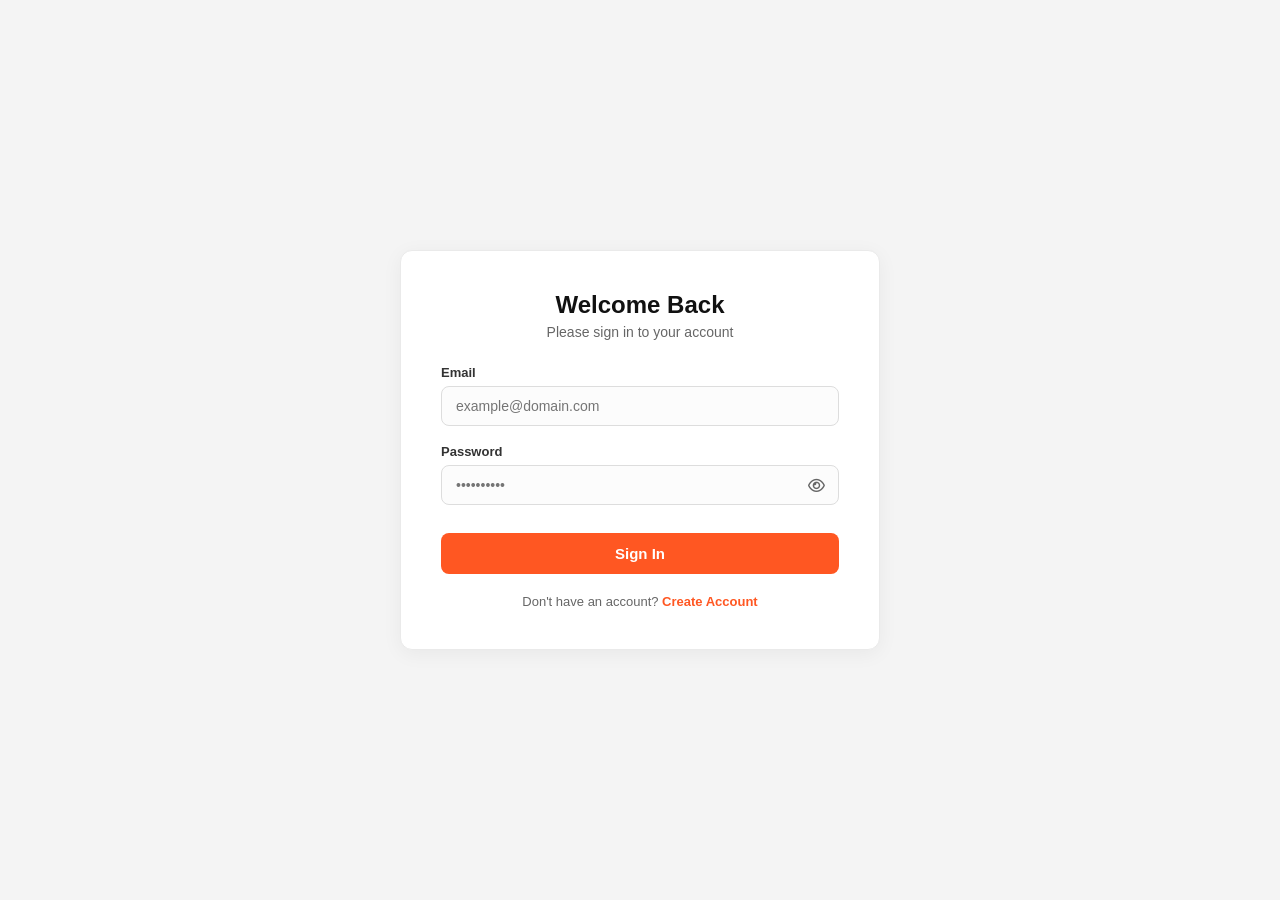
<file: proekti2/login.html>
<!DOCTYPE html>
<html lang="ka">
<head>
    <meta charset="UTF-8">
    <meta name="viewport" content="width=device-width, initial-scale=1.0">
    <title>Foodie - Sign In</title>
    <link rel="stylesheet" href="style.css">
   
    <link rel="stylesheet" href="https://cdnjs.cloudflare.com/ajax/libs/font-awesome/6.4.0/css/all.min.css">
</head>
<body class="auth-body">

    <div class="auth-card">
        <h2>Welcome Back</h2>
        <p class="auth-subtitle">Please sign in to your account</p>

        <form id="loginForm">
            <div class="form-group">
                <label for="email">Email</label>
                <input type="email" id="email" placeholder="example@domain.com" required>
            </div>

            <div class="form-group password-group">
                <label for="password">Password</label>
                <div class="password-input-wrapper">
                    <input type="password" id="password" placeholder="••••••••••" required>
                    <i class="fa-regular fa-eye toggle-password" id="togglePassword"></i>
                </div>
            </div>

            <button type="submit" class="auth-submit-btn">Sign In</button>
        </form>

        <p class="auth-footer-text">Don't have an account? <a href="register.html">Create Account</a></p>
    </div>

    <script src="script.js"></script>
</body>
</html>
</file>
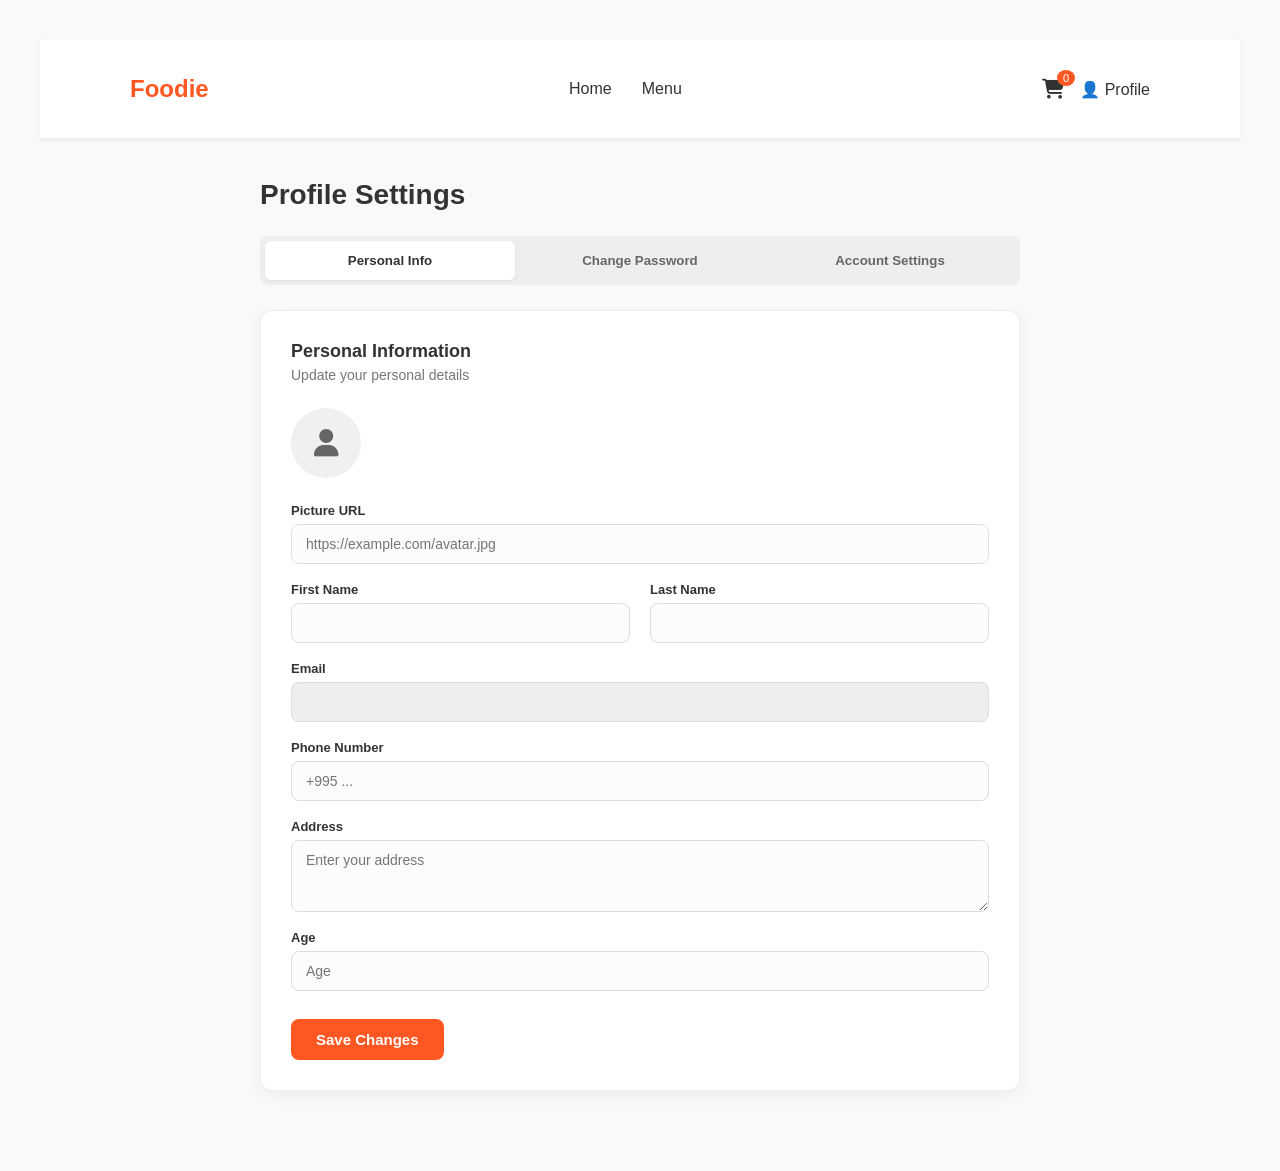
<file: proekti2/profile.html>
<!DOCTYPE html>
<html lang="en">
<head>
    <meta charset="UTF-8">
    <meta name="viewport" content="width=device-width, initial-scale=1.0">
    <title>Foodie - Profile Settings</title>
    <link rel="stylesheet" href="https://cdnjs.cloudflare.com/ajax/libs/font-awesome/6.4.0/css/all.min.css">
    <link rel="stylesheet" href="style.css">
</head>
<body>

   <header class="header">
    <div class="nav-container">
        <a href="index.html" class="logo">Foodie</a>
        <nav class="nav-links">
            <a href="index.html">Home</a>
            <a href="menu.html">Menu</a>
        </nav>
        <div class="nav-right">
            <a href="cart.html" class="cart-icon" id="cartBtn">
                <i class="fa-solid fa-cart-shopping"></i>
                <span class="cart-count">0</span>
            </a>
            <a href="profile.html" class="login-btn active">👤 Profile</a>
        </div>
    </div>
</header>

   
    <div class="profile-container">
        <h1 class="profile-title">Profile Settings</h1>

        <div class="profile-tabs">
            <button class="tab-btn active" onclick="switchTab(event, 'personalInfo')">Personal Info</button>
            <button class="tab-btn" onclick="switchTab(event, 'changePassword')">Change Password</button>
            <button class="tab-btn" onclick="switchTab(event, 'accountSettings')">Account Settings</button>
        </div>

    
        <div id="personalInfo" class="profile-card tab-content active">
            <div class="card-header">
                <h3>Personal Information</h3>
                <p>Update your personal details</p>
            </div>
            <div class="avatar-box">
                <i class="fa-solid fa-user"></i>
            </div>
            <form id="profileUpdateForm">
                <div class="form-group">
                    <label>Picture URL</label>
                    <input type="text" id="profilePic" placeholder="https://example.com/avatar.jpg">
                </div>
                <div class="form-row">
                    <div class="form-group">
                        <label>First Name</label>
                        <input type="text" id="firstName" required>
                    </div>
                    <div class="form-group">
                        <label>Last Name</label>
                        <input type="text" id="lastName" required>
                    </div>
                </div>
                <div class="form-group">
                    <label>Email</label>
                    <input type="email" id="email" disabled style="background: #eee; cursor: not-allowed;">
                </div>
                <div class="form-group">
                    <label>Phone Number</label>
                    <input type="text" id="phone" placeholder="+995 ...">
                </div>
                <div class="form-group">
                    <label>Address</label>
                    <textarea id="address" rows="3" placeholder="Enter your address"></textarea>
                </div>
                <div class="form-group">
                    <label>Age</label>
                    <input type="number" id="age" placeholder="Age">
                </div>
                <button type="submit" class="save-btn">Save Changes</button>
            </form>
        </div>

        <div id="changePassword" class="profile-card tab-content">
            <div class="card-header">
                <h3>Change Password</h3>
                <p>Ensure your account is using a secure password</p>
            </div>
            <form id="passwordChangeForm">
                <div class="form-group">
                    <label>Current Password</label>
                    <input type="password" id="currentPassword" required>
                </div>
                <div class="form-group">
                    <label>New Password</label>
                    <input type="password" id="newPassword" required>
                </div>
                <div class="form-group">
                    <label>Confirm New Password</label>
                    <input type="password" id="confirmPassword" required>
                </div>
                <button type="submit" class="save-btn">Update Password</button>
            </form>
        </div>

        
        <div id="accountSettings" class="profile-card tab-content">
            <div class="card-header">
                <h3>Account Settings</h3>
                <p>Manage your account actions</p>
            </div>
            <p style="margin-bottom: 15px; color: #555;">If you want to log out from all devices or terminate your session:</p>
            <button id="profileLogoutBtn" style="background: #e53935; color: white; border: none; padding: 10px 20px; border-radius: 6px; cursor: pointer; font-weight: 600;">Log Out</button>
        </div>
    </div>

    <script>
      
        function switchTab(evt, tabName) {
            const contents = document.querySelectorAll(".tab-content");
            contents.forEach(c => c.classList.remove("active"));

            const buttons = document.querySelectorAll(".tab-btn");
            buttons.forEach(b => b.classList.remove("active"));

            document.getElementById(tabName).classList.add("active");
            evt.currentTarget.classList.add("active");
        }
    </script>
    <script src="script.js"></script>
</body>
</html>
</file>
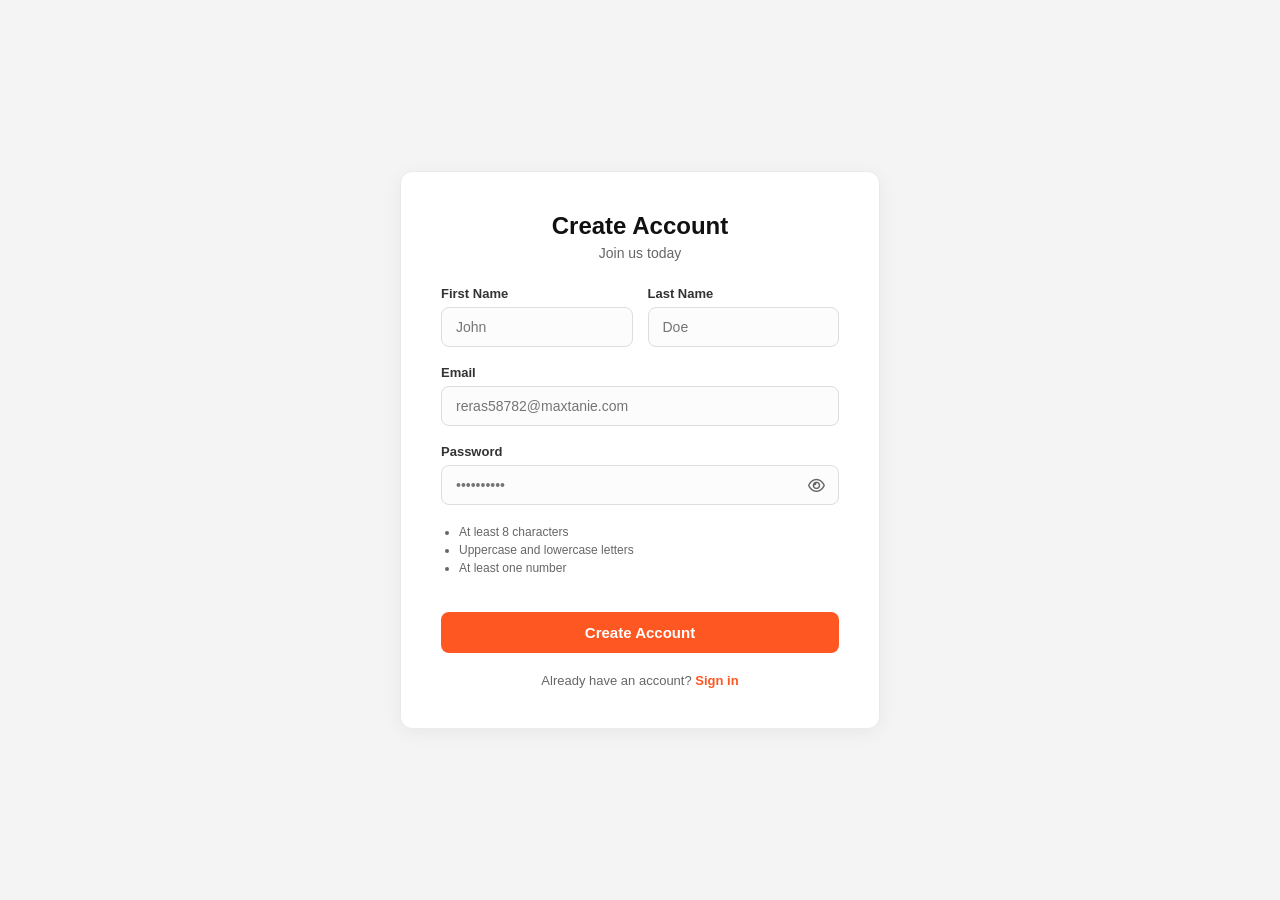
<file: proekti2/signup.html>
<!DOCTYPE html>
<html lang="ka">
<head>
    <meta charset="UTF-8">
    <meta name="viewport" content="width=device-width, initial-scale=1.0">
    <title>Foodie - Create Account</title>
    <link rel="stylesheet" href="style.css">
    <!-- FontAwesome ხატულებისათვის (თვალის აიქონი და ა.შ.) -->
    <link rel="stylesheet" href="https://cdnjs.cloudflare.com/ajax/libs/font-awesome/6.4.0/css/all.min.css">
</head>
<body class="auth-body">

    <div class="auth-card">
        <h2>Create Account</h2>
        <p class="auth-subtitle">Join us today</p>

        <form id="registerForm">
            <div class="name-row">
                <div class="form-group">
                    <label for="firstName">First Name</label>
                    <input type="text" id="firstName" placeholder="John" required>
                </div>
                <div class="form-group">
                    <label for="lastName">Last Name</label>
                    <input type="text" id="lastName" placeholder="Doe" required>
                </div>
            </div>

            <div class="form-group">
                <label for="email">Email</label>
                <input type="email" id="email" placeholder="reras58782@maxtanie.com" required>
            </div>

            <div class="form-group password-group">
                <label for="password">Password</label>
                <div class="password-input-wrapper">
                    <input type="password" id="password" placeholder="••••••••••" required>
                    <i class="fa-regular fa-eye toggle-password" id="togglePassword"></i>
                </div>
            </div>

            <ul class="password-requirements">
                <li>At least 8 characters</li>
                <li>Uppercase and lowercase letters</li>
                <li>At least one number</li>
            </ul>

            <button type="submit" class="auth-submit-btn">Create Account</button>
        </form>

        <p class="auth-footer-text">Already have an account? <a href="#">Sign in</a></p>
    </div>
    <script src="script.js"></script>

</body>
</html>
</file>
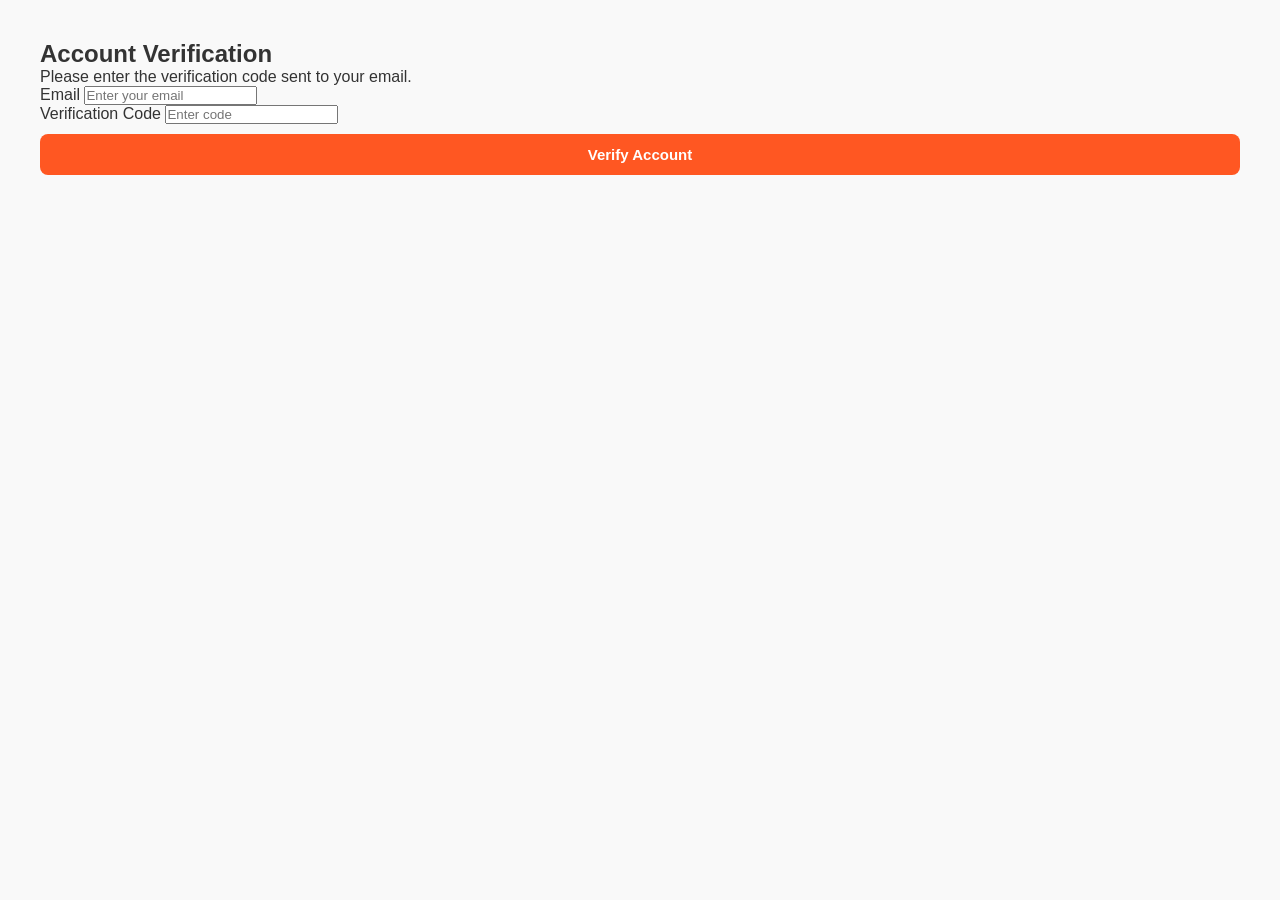
<file: proekti2/verify.html>
<!DOCTYPE html>
<html lang="en">
<head>
    <meta charset="UTF-8">
    <meta name="viewport" content="width=device-width, initial-scale=1.0">
    <title>Verify Account - Foodie</title>
    <link rel="stylesheet" href="style.css"> <!-- Me style sheet name tho marchukondi -->
</head>
<body>

    <div class="form-container">
        <div class="form-box">
            <h2>Account Verification</h2>
            <p>Please enter the verification code sent to your email.</p>
            
            <form id="verifyForm">
                <div class="input-group">
                    <label for="email">Email</label>
                    <input type="email" id="email" required placeholder="Enter your email">
                </div>

                <div class="input-group">
                    <label for="code">Verification Code</label>
                    <input type="text" id="code" required placeholder="Enter code">
                </div>

                <button type="submit" class="submit-btn">Verify Account</button>
            </form>
        </div>
    </div>

    <script src="script.js"></script>
</body>
</html>
</file>
<file: proekti2/style.css>
{
    margin: 0;
    padding: 0;
    box-sizing: border-box;
    font-family: 'Segoe UI', Tahoma, Geneva, Verdana, sans-serif;
}

body {
    background-color: #f9f9f9;
    color: #333;
}
header, .header {
    background: white;
    box-shadow: 0 2px 5px rgba(0, 0, 0, 0.05);
    position: relative;
    z-index: 10;
    width: 100%;
}

.nav-container {
    display: flex;
    justify-content: space-between;
    align-items: center;
    padding: 20px 50px;
    width: 100%;
}

.logo {
    color: #ff5722;
    font-size: 24px;
    font-weight: bold;
    text-decoration: none;
}

.nav-links {
    display: flex;
    align-items: center;
    gap: 30px;
}

.nav-links a {
    text-decoration: none;
    color: #333;
    font-size: 16px;
    font-weight: 500;
}

.nav-links a:hover,
.nav-links a.active {
    color: #ff5722;
}

.nav-right {
    display: flex;
    align-items: center;
    gap: 20px;
}

.cart-icon {
    position: relative;
    color: #333;
    font-size: 18px;
    text-decoration: none;
}

.cart-count {
    position: absolute;
    top: -8px;
    right: -10px;
    background-color: #ff5722;
    color: white;
    font-size: 11px;
    padding: 2px 5px;
    border-radius: 50%;
}

.login-btn {
    text-decoration: none;
    color: #333;
    font-size: 16px;
    font-weight: 500;
}

.login-btn:hover {
    color: #ff5722;
}

.signup-btn {
    text-decoration: none;
    background-color: #ff5722;
    color: white;
    padding: 10px 20px;
    border-radius: 20px;
    font-size: 15px;
    font-weight: bold;
    transition: background-color 0.3s;
}

.signup-btn:hover {
    background-color: #e64a19;
}

.hero-section {
    position: relative;
    background: url("hederis poto.png") center/cover no-repeat;
    background-color: #2b2b2b;
    height: 450px;
    display: flex;
    align-items: center;
    justify-content: center;
    text-align: center;
    color: white;
}

.hero-overlay {
    position: absolute;
    top: 0;
    left: 0;
    width: 100%;
    height: 100%;
    background-color: rgba(0, 0, 0, 0.55);
}

.hero-content {
    position: relative;
    z-index: 2;
    max-width: 800px;
    padding: 0 20px;
}

.hero-content h1 {
    font-size: 42px;
    font-weight: bold;
    margin-bottom: 15px;
}

.hero-content p {
    font-size: 18px;
    margin-bottom: 25px;
    font-weight: 300;
}

.order-btn {
    background-color: #ff5722;
    color: white;
    border: none;
    padding: 12px 30px;
    font-size: 16px;
    font-weight: bold;
    border-radius: 25px;
    cursor: pointer;
    transition: background-color 0.3s;
}

.order-btn:hover {
    background-color: #e64a19;
}

.popular-dishes {
    max-width: 1200px;
    margin: 0 auto;
    padding: 50px 20px;
}

.popular-dishes h2 {
    text-align: center;
    font-size: 32px;
    color: #111;
    font-weight: bold;
    margin-bottom: 40px;
}

.dishes-grid {
    display: grid;
    grid-template-columns: repeat(auto-fit, minmax(350px, 1fr));
    gap: 30px;
}

.dish-card {
    background: white;
    border-radius: 12px;
    overflow: hidden;
    box-shadow: 0 4px 15px rgba(0, 0, 0, 0.06);
    border: 1px solid #eee;
    display: flex;
    flex-direction: column;
    justify-content: space-between;
}

.dish-img-container {
    width: 100%;
    height: 200px;
    background-color: #ddd;
}

.dish-img-container img {
    width: 100%;
    height: 100%;
    object-fit: cover;
}

.dish-info {
    padding: 20px;
    display: flex;
    flex-direction: column;
    flex-grow: 1;
}

.dish-info h3 {
    font-size: 18px;
    font-weight: bold;
    color: #222;
    margin-bottom: 8px;
}

.dish-info p {
    font-size: 14px;
    color: #666;
    margin-bottom: 15px;
    line-height: 1.4;
    flex-grow: 1;
}

.dish-rating {
    display: flex;
    align-items: center;
    gap: 5px;
    color: #ff9800;
    font-size: 14px;
    font-weight: bold;
    margin-bottom: 15px;
}

.dish-rating span {
    color: #444;
}

.dish-footer {
    display: flex;
    justify-content: space-between;
    align-items: center;
    border-top: 1px solid #f1f1f1;
    padding-top: 15px;
}

.price {
    font-size: 20px;
    font-weight: bold;
    color: #ff5722;
}

.add-to-cart-btn {
    background-color: #ff5722;
    color: white;
    border: none;
    padding: 8px 18px;
    border-radius: 20px;
    font-size: 14px;
    font-weight: bold;
    cursor: pointer;
    transition: background-color 0.3s;
}

.add-to-cart-btn:hover {
    background-color: #e64a19;
}


.our-story-section {
    background-color: #ffffff;
    padding: 80px 20px;
    border-top: 1px solid #eee;
}

.story-container {
    max-width: 1200px;
    margin: 0 auto;
    display: grid;
    grid-template-columns: 1fr 1fr;
    gap: 50px;
    align-items: center;
}

.story-image {
    width: 100%;
    height: 350px;
    border-radius: 12px;
    overflow: hidden;
    box-shadow: 0 4px 15px rgba(0, 0, 0, 0.1);
}

.story-image img {
    width: 100%;
    height: 100%;
    object-fit: cover;
}

.story-content h2 {
    font-size: 32px;
    font-weight: bold;
    color: #111;
    margin-bottom: 20px;
}

.story-content p {
    font-size: 15px;
    color: #555;
    line-height: 1.6;
    margin-bottom: 15px;
}

.explore-btn {
    display: inline-block;
    text-decoration: none;
    background-color: #ff5722;
    color: white;
    padding: 10px 25px;
    border-radius: 20px;
    font-size: 15px;
    font-weight: bold;
    margin-top: 10px;
    transition: background-color 0.3s;
}

.explore-btn:hover {
    background-color: #e64a19;
}

.footer {
    background-color: #ffffff;
    color: #333;
    padding: 60px 20px 20px 20px;
    border-top: 1px solid #e5e5e5;
}

.footer-container {
    max-width: 1200px;
    margin: 0 auto;
    display: grid;
    grid-template-columns: repeat(auto-fit, minmax(220px, 1fr));
    gap: 40px;
    padding-bottom: 40px;
}

.footer-col p {
    font-size: 14px;
    color: #666;
    margin-bottom: 10px;
    line-height: 1.5;
}

.footer-col h4 {
    font-size: 16px;
    font-weight: bold;
    color: #111;
    margin-bottom: 20px;
}

.social-icons {
    display: flex;
    gap: 15px;
    margin-top: 15px;
}

.social-icons a {
    display: inline-flex;
    justify-content: center;
    align-items: center;
    width: 35px;
    height: 35px;
    background-color: #f1f1f1;
    color: #333;
    border-radius: 50%;
    text-decoration: none;
    transition: background-color 0.3s, color 0.3s;
}

.social-icons a:hover {
    background-color: #ff5722;
    color: white;
}

.footer-col ul {
    list-style: none;
}

.footer-col ul li {
    margin-bottom: 10px;
}

.footer-col ul li a {
    text-decoration: none;
    color: #666;
    font-size: 14px;
    transition: color 0.3s;
}

.footer-col ul li a:hover {
    color: #ff5722;
}

.newsletter-form {
    display: flex;
    gap: 10px;
    margin-top: 10px;
}

.newsletter-form input {
    padding: 10px;
    border: 1px solid #ddd;
    border-radius: 6px;
    outline: none;
    font-size: 14px;
    flex-grow: 1;
    background-color: #f9f9f9;
}

.newsletter-form button {
    background-color: #ff5722;
    color: white;
    border: none;
    padding: 10px 15px;
    border-radius: 6px;
    font-size: 14px;
    font-weight: bold;
    cursor: pointer;
    transition: background-color 0.3s;
}

.newsletter-form button:hover {
    background-color: #e64a19;
}

.footer-bottom {
    text-align: center;
    border-top: 1px solid #eee;
    padding-top: 20px;
    font-size: 14px;
    color: #777;
}

.footer-bottom a {
    color: #ff5722;
    text-decoration: none;
    font-weight: bold;
}


.menu-page-container {
    max-width: 1200px;
    margin: 40px auto;
    padding: 0 20px;
    display: grid;
    grid-template-columns: 280px 1fr;
    gap: 40px;
}

.filters-sidebar {
    background: #ffffff;
    padding: 25px;
    border-radius: 12px;
    border: 1px solid #eee;
    height: fit-content;
}

.filters-sidebar h2 {
    font-size: 20px;
    margin-bottom: 20px;
    color: #111;
}

.filter-group {
    margin-bottom: 20px;
    display: flex;
    flex-direction: column;
    gap: 8px;
}

.filter-group label {
    font-size: 14px;
    font-weight: bold;
    color: #333;
}

.filter-group input[type="text"] {
    padding: 10px;
    border: 1px solid #ddd;
    border-radius: 6px;
    font-size: 14px;
    outline: none;
    background-color: #f9f9f9;
}

.checkbox-list {
    display: flex;
    flex-direction: column;
    gap: 8px;
}

.checkbox-list label {
    font-weight: normal;
    font-size: 14px;
    color: #555;
    display: flex;
    align-items: center;
    gap: 8px;
    cursor: pointer;
}

.toggle-group {
    flex-direction: row;
    justify-content: space-between;
    align-items: center;
}

.switch {
    position: relative;
    display: inline-block;
    width: 44px;
    height: 22px;
}

.switch input { 
    opacity: 0;
    width: 0;
    height: 0;
}

.slider {
    position: absolute;
    cursor: pointer;
    top: 0; left: 0; right: 0; bottom: 0;
    background-color: #ccc;
    transition: .4s;
    border-radius: 22px;
}

.slider:before {
    position: absolute;
    content: "";
    height: 16px;
    width: 16px;
    left: 3px;
    bottom: 3px;
    background-color: white;
    transition: .4s;
    border-radius: 50%;
}

input:checked + .slider {
    background-color: #ff5722;
}

input:checked + .slider:before {
    transform: translateX(22px);
}

.range-slider {
    width: 100%;
    accent-color: #ff5722;
}

.range-label {
    font-size: 12px;
    color: #777;
}

.clear-filters-btn {
    width: 100%;
    background-color: #f1f1f1;
    color: #333;
    border: none;
    padding: 10px;
    border-radius: 6px;
    font-weight: bold;
    cursor: pointer;
    transition: background 0.3s;
}

.clear-filters-btn:hover {
    background-color: #e2e2e2;
}

.menu-header-info {
    margin-bottom: 30px;
}

.menu-header-info h1 {
    font-size: 28px;
    font-weight: bold;
    color: #111;
    margin-bottom: 5px;
}

.menu-header-info p {
    font-size: 14px;
    color: #666;
}

.pagination {
    margin-top: 40px;
    text-align: right;
    font-weight: bold;
    color: #ff5722;
    cursor: pointer;
}


.auth-body {
    background-color: #f4f4f4;
    display: flex;
    justify-content: center;
    align-items: center;
    min-height: 100vh;
    margin: 0;
}

.auth-card {
    background: #ffffff;
    padding: 40px;
    border-radius: 12px;
    border: 1px solid #eaeaea;
    box-shadow: 0 4px 20px rgba(0, 0, 0, 0.05);
    width: 100%;
    max-width: 480px;
}

.auth-card h2 {
    text-align: center;
    font-size: 24px;
    font-weight: bold;
    color: #111;
    margin-bottom: 5px;
}

.auth-subtitle {
    text-align: center;
    font-size: 14px;
    color: #666;
    margin-bottom: 25px;
}

.name-row {
    display: flex;
    gap: 15px;
}

.form-group {
    margin-bottom: 18px;
    display: flex;
    flex-direction: column;
    gap: 6px;
    flex: 1;
}

.form-group label {
    font-size: 13px;
    font-weight: bold;
    color: #333;
}

.form-group input, .form-group textarea {
    width: 100%;
    padding: 11px 14px;
    border: 1px solid #ddd;
    border-radius: 8px;
    font-size: 14px;
    outline: none;
    background-color: #fcfcfc;
    transition: border-color 0.2s, background-color 0.2s;
}

.form-group input:focus, .form-group textarea:focus {
    border-color: #ff5722;
    background-color: #fff;
    box-shadow: 0 0 0 3px rgba(255, 87, 34, 0.1);
}

.password-input-wrapper {
    position: relative;
    display: flex;
    align-items: center;
}

.password-input-wrapper input {
    width: 100%;
    padding-right: 40px;
}

.toggle-password {
    position: absolute;
    right: 14px;
    color: #666;
    cursor: pointer;
    font-size: 15px;
}

.password-requirements {
    list-style-type: disc;
    padding-left: 18px;
    margin: 15px 0 25px 0;
    font-size: 12px;
    color: #666;
    line-height: 1.5;
}

.auth-submit-btn, .submit-btn {
    width: 100%;
    background-color: #ff5722;
    color: white;
    border: none;
    padding: 12px;
    border-radius: 8px;
    font-size: 15px;
    font-weight: bold;
    cursor: pointer;
    transition: background-color 0.3s;
    margin-top: 10px;
}

.auth-submit-btn:hover, .submit-btn:hover {
    background-color: #e64a19;
}

.auth-footer-text {
    text-align: center;
    font-size: 13px;
    color: #666;
    margin-top: 20px;
}

.auth-footer-text a {
    color: #ff5722;
    text-decoration: none;
    font-weight: bold;
}

.auth-footer-text a:hover {
    text-decoration: underline;
}


.profile-container {
    max-width: 800px;
    margin: 40px auto;
    padding: 0 20px;
}

.profile-title {
    font-size: 28px;
    font-weight: bold;
    margin-bottom: 25px;
}

.profile-tabs {
    display: flex;
    background: #eee;
    border-radius: 8px;
    padding: 5px;
    margin-bottom: 25px;
}

.tab-btn {
    flex: 1;
    padding: 12px;
    text-align: center;
    background: transparent;
    border: none;
    cursor: pointer;
    font-weight: 600;
    color: #666;
    border-radius: 6px;
    transition: 0.3s;
}

.tab-btn.active {
    background: white;
    color: #333;
    box-shadow: 0 2px 5px rgba(0,0,0,0.05);
}

.profile-card {
    background: white;
    border-radius: 12px;
    padding: 30px;
    box-shadow: 0 4px 15px rgba(0,0,0,0.05);
    border: 1px solid #eee;
}

.card-header h3 {
    font-size: 18px;
    margin-bottom: 5px;
}

.card-header p {
    font-size: 14px;
    color: #777;
    margin-bottom: 25px;
}

.avatar-box {
    width: 70px;
    height: 70px;
    background: #f0f0f0;
    border-radius: 50%;
    display: flex;
    align-items: center;
    justify-content: center;
    font-size: 28px;
    color: #666;
    margin-bottom: 25px;
}

.form-row {
    display: flex;
    gap: 20px;
}

.form-row .form-group {
    flex: 1;
}

.save-btn {
    background: #ff5722;
    color: white;
    border: none;
    padding: 12px 25px;
    font-size: 15px;
    font-weight: 600;
    border-radius: 8px;
    cursor: pointer;
    transition: 0.3s;
    margin-top: 10px;
}

.save-btn:hover {
    background: #e64a19;
}

.tab-content {
    display: none;
}

.tab-content.active {
    display: block;
}
* {
    margin: 0;
    padding: 0;
    box-sizing: border-box;
    font-family: 'Segoe UI', Tahoma, Geneva, Verdana, sans-serif;
}

body {
    background-color: #fdfdfd;
    color: #333;
}

header {
    background: #fff;
    border-bottom: 1px solid #eee;
    padding: 15px 40px;
    position: sticky;
    top: 0;
    z-index: 1000;
}

.nav-container {
    max-width: 1200px;
    margin: 0 auto;
    display: flex;
    justify-content: space-between;
    align-items: center;
}

.nav-left-group {
    display: flex;
    align-items: center;
    gap: 40px;
}

.logo {
    font-size: 24px;
    font-weight: bold;
    color: #ff5722;
    text-decoration: none;
}

nav {
    display: flex;
    gap: 20px;
}

nav a {
    text-decoration: none;
    color: #333;
    font-weight: 500;
}

.nav-right {
    display: flex;
    align-items: center;
    gap: 15px;
}

.cart-icon {
    position: relative;
    text-decoration: none;
    color: #333;
    font-size: 20px;
}

.cart-count {
    background: #ff5722;
    color: white;
    border-radius: 50%;
    padding: 2px 6px;
    font-size: 11px;
    position: absolute;
    top: -8px;
    right: -10px;
}


.profile-icon-btn {
    background-color: #ff5722;
    color: white;
    width: 38px;
    height: 38px;
    border-radius: 8px;
    display: flex;
    align-items: center;
    justify-content: center;
    text-decoration: none;
    font-size: 18px;
}

.profile-icon-btn:hover {
    background-color: #e64a19;
}

.menu-section {
    max-width: 1200px;
    margin: 40px auto;
    padding: 0 20px;
}

.menu-header-info {
    margin-bottom: 25px;
}

.menu-header-info h2 {
    font-size: 24px;
    font-weight: bold;
    color: #111;
}

.content-wrapper {
    display: grid;
    grid-template-columns: 280px 1fr;
    gap: 30px;
}

.filters-sidebar {
    background: #fff;
    border: 1px solid #eee;
    padding: 20px;
    border-radius: 12px;
    height: fit-content;
}

.filter-group {
    margin-bottom: 20px;
}

.filter-group input[type="text"] {
    width: 100%;
    padding: 10px;
    border: 1px solid #ddd;
    border-radius: 6px;
    outline: none;
}

.filter-group h3 {
    font-size: 15px;
    margin-bottom: 10px;
    color: #222;
}

.checkbox-list label, .toggle-group label {
    display: block;
    margin-bottom: 8px;
    font-size: 14px;
    color: #555;
    cursor: pointer;
}

.range-slider {
    width: 100%;
    margin-bottom: 5px;
}

.clear-filters-btn {
    width: 100%;
    background: #f1f1f1;
    border: none;
    padding: 10px;
    border-radius: 6px;
    cursor: pointer;
    font-weight: 500;
    color: #444;
}

.clear-filters-btn:hover {
    background: #e2e2e2;
}


.dishes-grid {
    display: grid;
    grid-template-columns: repeat(auto-fill, minmax(250px, 1fr));
    gap: 20px;
}

.dish-card {
    background: #fff;
    border: 1px solid #eee;
    border-radius: 12px;
    overflow: hidden;
    box-shadow: 0 2px 8px rgba(0,0,0,0.02);
    display: flex;
    flex-direction: column;
    justify-content: space-between;
}

.dish-img-container img {
    width: 100%;
    height: 160px;
    object-fit: cover;
}

.dish-info {
    padding: 15px;
    display: flex;
    flex-direction: column;
    flex-grow: 1;
    justify-content: space-between;
}

.dish-info h3 {
    font-size: 16px;
    margin-bottom: 5px;
}

.dish-info p {
    font-size: 13px;
    color: #666;
    margin-bottom: 10px;
    display: -webkit-box;
    -webkit-line-clamp: 2;
    -webkit-box-orient: vertical;
    overflow: hidden;
}

.dish-rating {
    font-size: 13px;
    color: #f39c12;
    margin-bottom: 12px;
}

.dish-rating span {
    color: #444;
    font-weight: bold;
    margin-left: 4px;
}

.dish-footer {
    display: flex;
    justify-content: space-between;
    align-items: center;
    border-top: 1px solid #f1f1f1;
    padding-top: 12px;
}

.price {
    font-size: 16px;
    font-weight: bold;
    color: #111;
}

.add-to-cart-btn {
    background: #ff5722;
    color: white;
    border: none;
    padding: 8px 14px;
    border-radius: 6px;
    cursor: pointer;
    font-size: 13px;
    font-weight: 500;
}

.add-to-cart-btn:hover {
    background: #e64a19;
}
body {
    font-family: 'Segoe UI', Tahoma, Geneva, Verdana, sans-serif;
    background-color: #f9f9f9;
    color: #333;
    margin: 0;
    padding: 40px;
}

.cart-page-wrapper {
    max-width: 1100px;
    margin: 0 auto;
}

.cart-title {
    font-size: 2rem;
    font-weight: bold;
    margin-bottom: 5px;
}

.items-count-text {
    color: #777;
    margin-bottom: 30px;
    font-size: 0.95rem;
}

.cart-content-layout {
    display: grid;
    grid-template-columns: 2fr 1fr;
    gap: 30px;
}

@media (max-width: 768px) {
    .cart-content-layout {
        grid-template-columns: 1fr;
    }
}


.cart-item-card {
    display: flex;
    align-items: center;
    justify-content: space-between;
    background: #fff;
    padding: 20px;
    border-radius: 12px;
    box-shadow: 0 2px 10px rgba(0,0,0,0.04);
    margin-bottom: 20px;
}

.cart-item-info {
    display: flex;
    align-items: center;
    gap: 20px;
}

.cart-item-info img {
    width: 80px;
    height: 80px;
    object-fit: cover;
    border-radius: 10px;
}

.cart-item-info h4 {
    margin: 0 0 5px 0;
    font-size: 1.1rem;
    color: #222;
}

.cart-item-info p {
    margin: 0;
    color: #666;
    font-size: 0.85rem;
    max-width: 300px;
}


.quantity-controls {
    display: flex;
    align-items: center;
    border: 1px solid #ddd;
    border-radius: 6px;
    overflow: hidden;
    background: #fff;
    margin-top: 10px;
    width: fit-content;
}

.quantity-controls button {
    background: transparent;
    border: none;
    padding: 5px 12px;
    cursor: pointer;
    font-size: 1rem;
    color: #555;
    transition: background 0.2s;
}

.quantity-controls button:hover {
    background: #f0f0f0;
}

.quantity-controls span {
    padding: 0 10px;
    font-weight: 600;
    font-size: 0.9rem;
}

.cart-item-right {
    display: flex;
    align-items: center;
    gap: 30px;
}

.item-price-info {
    text-align: right;
}

.unit-price {
    display: block;
    font-size: 0.8rem;
    color: #888;
}

.total-item-price {
    font-weight: bold;
    font-size: 1.1rem;
    color: #ff5722;
}

.remove-btn {
    background: transparent;
    border: none;
    color: #e53935;
    cursor: pointer;
    font-size: 1.1rem;
    transition: transform 0.2s;
}

.remove-btn:hover {
    transform: scale(1.1);
}


.order-summary-card {
    background: #fff;
    padding: 25px;
    border-radius: 12px;
    box-shadow: 0 2px 10px rgba(0,0,0,0.04);
    height: fit-content;
}

.order-summary-card h2 {
    margin-top: 0;
    font-size: 1.25rem;
    margin-bottom: 20px;
}

.summary-row {
    display: flex;
    justify-content: space-between;
    margin-bottom: 15px;
    color: #666;
    font-size: 0.95rem;
}

.total-row {
    border-top: 1px solid #eee;
    padding-top: 15px;
    font-weight: bold;
    color: #222;
    font-size: 1.15rem;
}

.total-row span:last-child {
    color: #ff5722;
}

.checkout-btn {
    width: 100%;
    background: #ff5722;
    color: white;
    border: none;
    padding: 14px;
    border-radius: 8px;
    font-weight: bold;
    font-size: 1rem;
    cursor: pointer;
    margin-top: 20px;
    transition: background 0.2s;
}

.checkout-btn:hover {
    background: #f4511e;
}
</file>
